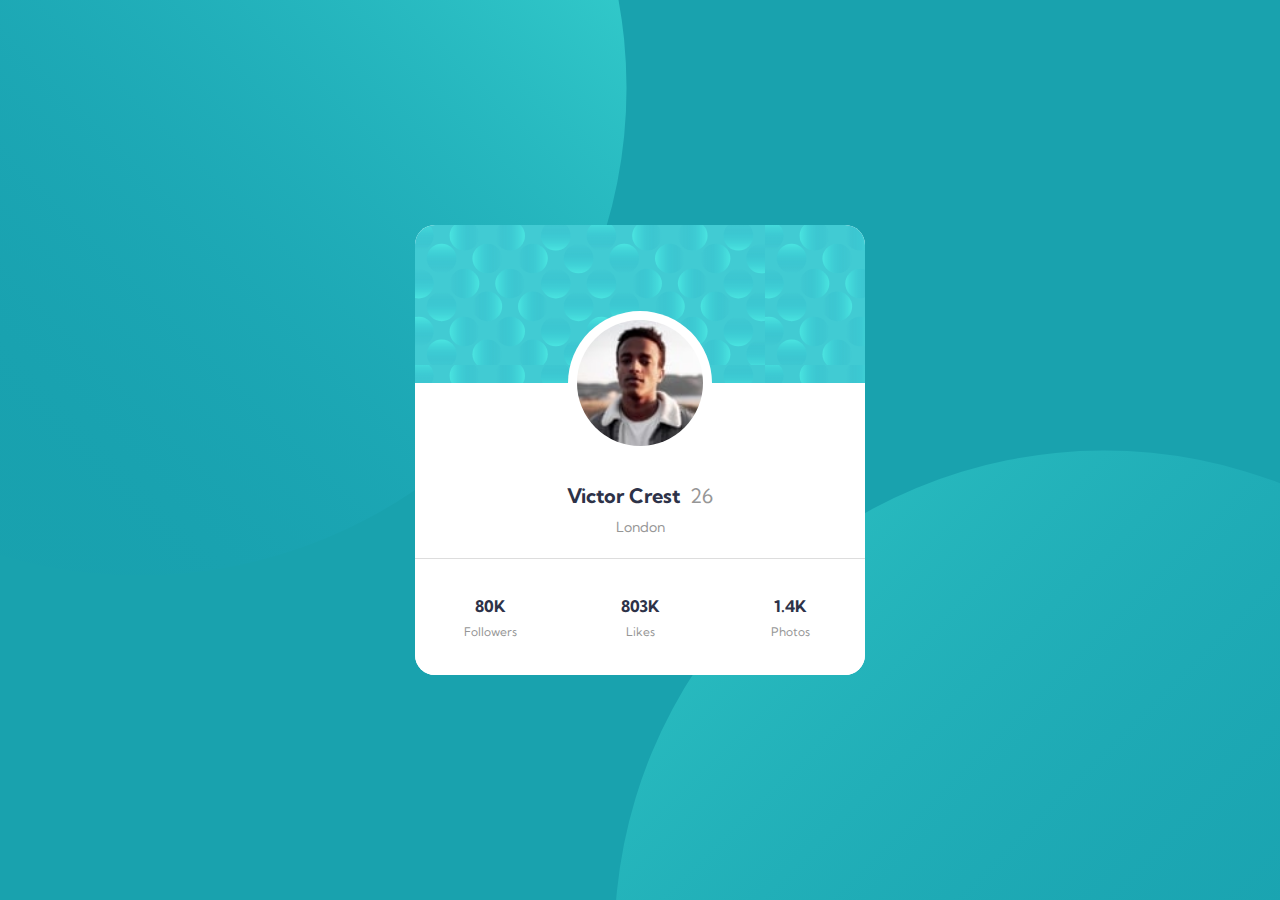
<file: index.html>
<!DOCTYPE html>
<html lang="en">
  <head>
    <meta charset="UTF-8" />
    <meta http-equiv="X-UA-Compatible" content="IE=edge" />
    <meta name="viewport" content="width=device-width, initial-scale=1.0" />

    <link rel="stylesheet" href="style.css" />
    <link
      rel="shortcut icon"
      type="image/jpg"
      href="images/favicon-32x32.png"
    />
    <title>Profile card</title>
  </head>
  <body>
    <main class="container">
      <!-- <svg class="topCircle" width="978" height="978" xmlns="http://www.w3.org/2000/svg"><defs><linearGradient x1="50%" y1=".779%" x2="50%" y2="100%" id="a"><stop stop-color="#0989B4" stop-opacity="0" offset="0%"/><stop stop-color="#53FFEE" offset="99.94%"/></linearGradient></defs><ellipse fill="url(#a)" transform="rotate(-135 489 489)" cx="489" cy="489" rx="489" ry="488" fill-rule="evenodd" opacity=".5"/></svg> -->
      <!-- <svg class="bottomCircle" width="978" height="978" xmlns="http://www.w3.org/2000/svg"><defs><linearGradient x1="50%" y1=".779%" x2="50%" y2="100%" id="a"><stop stop-color="#0989B4" stop-opacity="0" offset="0%"/><stop stop-color="#53FFEE" offset="99.94%"/></linearGradient></defs><ellipse fill="url(#a)" transform="scale(1 -1) rotate(45 1669.55 0)" cx="489" cy="489" rx="489" ry="488" fill-rule="evenodd" opacity=".25"/></svg> -->
      <img
        class="topCircle"
        alt="top background circle"
        src="images/bg-pattern-top.svg"
      />
      <img
        class="bottomCircle"
        alt="bottom background circle"
        src="images/bg-pattern-bottom.svg"
      />

      <div class="card">
        <div class="topContainer"></div>
        <div class="circle">
          <img class="victorImg" src="images/image-victor.jpg" alt="victor photo" />
        </div>
        <div class="bottomContainer">
          <div class="nameDiv">
            <h1>Victor Crest <span class="ageSpan">26</span></h1>
            <p>London</p>
          </div>
          <div class="socialDiv">
            <div class="follow">
              <p>80K</p>
              <p>Followers</p>
            </div>
            <div class="likes">
              <p>803K</p>
              <p>Likes</p>
            </div>
            <div class="photos">
              <p>1.4K</p>
              <p>Photos</p>
            </div>
          </div>
        </div>
      </div>
    </main>
  </body>
</html>
</file>
<file: style.css>
@import url("https://fonts.googleapis.com/css2?family=Kumbh+Sans:wght@400;700&display=swap");

* {
  margin: 0;
  padding: 0;
  box-sizing: border-box;
}
html {
  overflow: hidden;
  font-family: "Kumbh Sans", sans-serif;
}
body {
  background-color: hsl(185, 75%, 39%);
}

.container {
  width: 100%;
  height: 100vh;
  overflow: hidden;
  position: relative;
}
.bottomCircle {
  position: absolute;
  top: 50%;
  left: 48%;
  z-index: 0;
}

.topCircle {
  position: absolute;
  right: 51%;
  bottom: 36%;
  z-index: 0;
}

/*card desing */
.card {
  position: absolute;
  top: 50%;
  left: 50%;
  transform: translate(-50%, -50%);
  background-color: white;
  width: 80%;
  height: 55%;
  border-radius: 20px;
  overflow: hidden;
}

.topContainer {
  background: url(images/bg-pattern-card.svg);
  width: 100%;
  height: 35%;
}

.bottomContainer {
  background-color: #fff;
  width: 100%;
  height: 65%;
}

.circle {
  border-radius: 50%;
  position: absolute;
  top: 35%;
  left: 50%;
  transform: translate(-50%, -50%);
  width: 16vh;
  height: 16vh;
  background-color: white;
  z-index: 1;
}
.victorImg {
  border-radius: 50%;
  position: absolute;
  top: 50%;
  left: 50%;
  width: 14vh;
  height: 14vh;
  transform: translate(-50%, -50%);
}

.nameDiv {
  display: flex;
  flex-direction: column;
  width: 100%;
  height: 60%;
  align-items: center;
  justify-content: flex-end;
  padding-bottom: 5%;
}

.nameDiv h1 {
  line-height: 45px;
  font-size: 20px;
  color: hsl(229, 23%, 23%);
}

.nameDiv .ageSpan {
  font-weight: 400;
  padding-left: 5px;
  color: hsl(0, 0%, 59%);
}

.nameDiv p {
  font-size: 14px;
  color: hsl(0, 0%, 59%);
}

.socialDiv {
  border-top: #ddd 1px solid;
  display: flex;
  justify-content: space-around;
  align-items: center;
  /* padding: 20px; */
  width: 100%;
  height: 40%;
}

.socialDiv div {
  width: 33%;
  display: block;
  float: left;
  text-align: center;
}

.socialDiv p {
  padding: 4px;
}

.socialDiv p:first-of-type {
  font-weight: bold;
  color: hsl(229, 23%, 23%);
}
.socialDiv p:nth-of-type(2) {
  font-size: 12px;
  color: hsl(0, 0%, 59%);
}

@media (min-width: 768px) {
  .card {
    width: 50vh;
    height: 50vh;
  }
}
</file>
